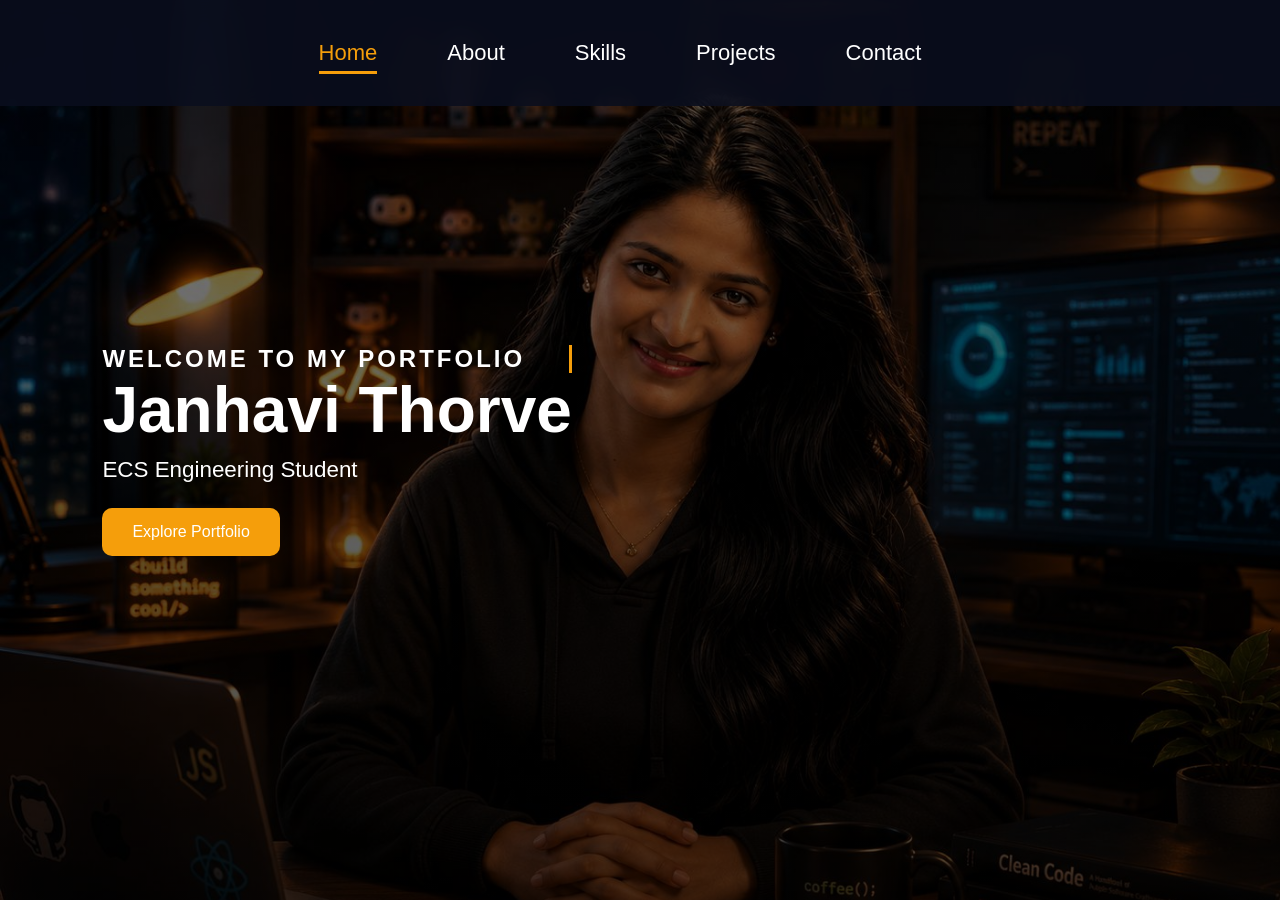
<file: index.html>
<!DOCTYPE html>
<html>
<head>
<title>Janhavi Portfolio</title>
<link rel="stylesheet" href="css/style.css">
</head>
<body>

<nav class="navigation">
    <a href="index.html" class="active">Home</a>
    <a href="about.html">About</a>
    <a href="skills.html">Skills</a>
    <a href="projects.html">Projects</a>
    <a href="contact.html">Contact</a>

    <span class="indicator"></span>
</nav>

<section class="hero">

<div class="hero-overlay">

<h1>Welcome To My Portfolio</h1>

<h2>Janhavi Thorve</h2>

<p>
ECS Engineering Student
</p>

<a href="about.html" class="btn">
Explore Portfolio
</a>

</div>

</section>


<script src="js/script.js"></script>
</body>
</html>
</file>
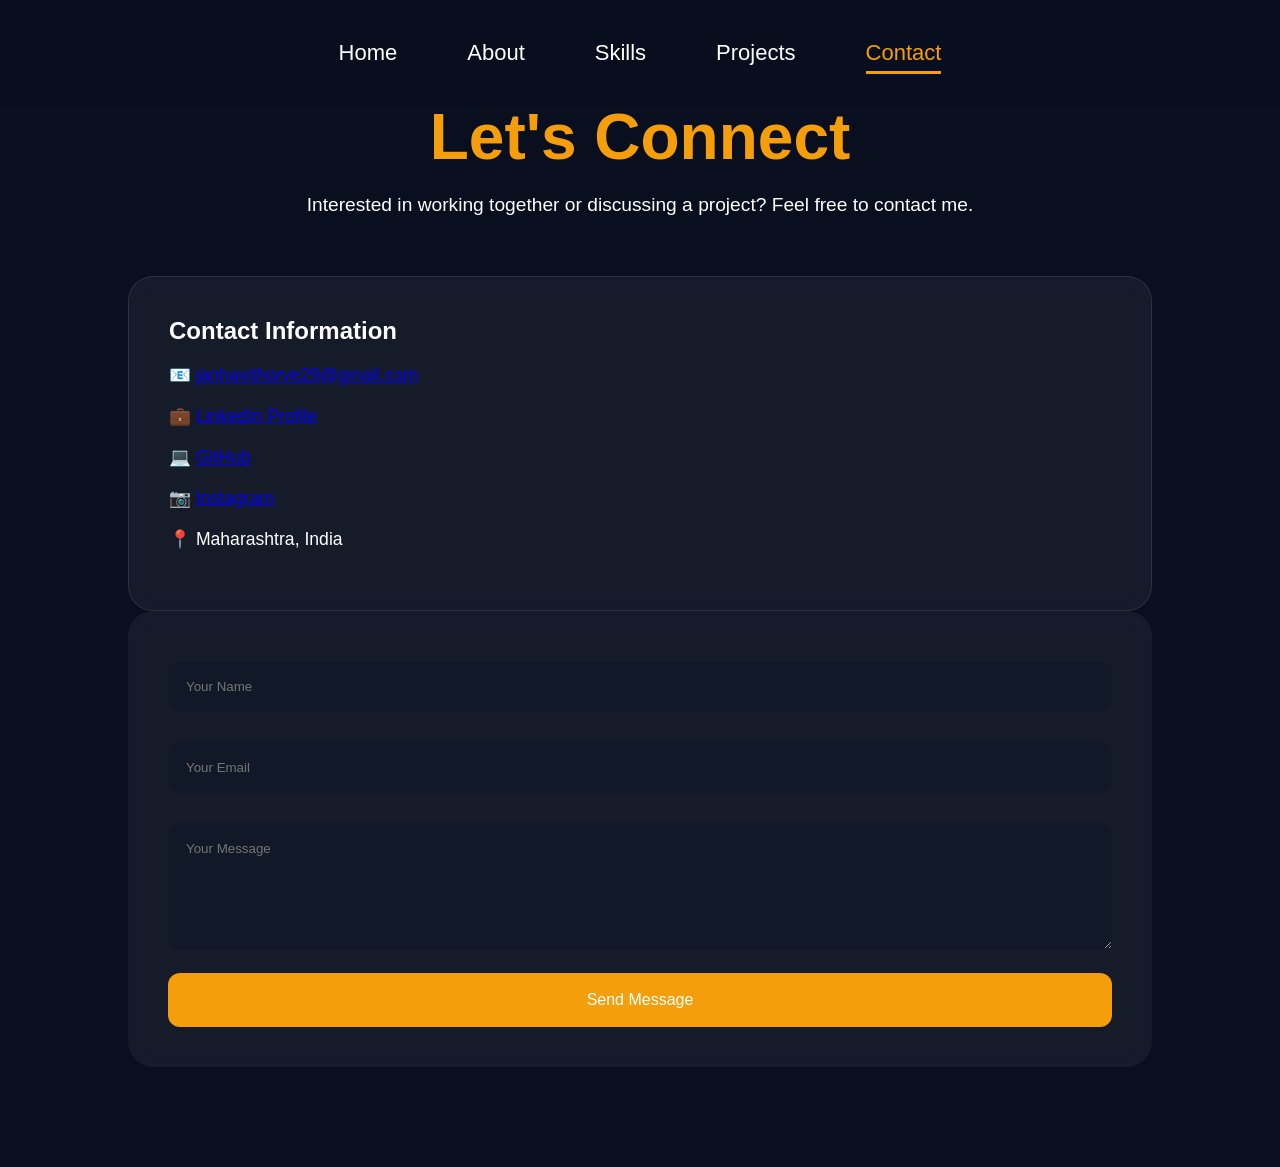
<file: contact.html>
<!DOCTYPE html>
<html lang="en">
<head>
    <meta charset="UTF-8">
    <meta name="viewport" content="width=device-width, initial-scale=1.0">
    <title>Contact | Janhavi Thorve</title>

    <link rel="stylesheet" href="css/style.css">
</head>
<body>

    <nav class="navigation">
        <a href="index.html">Home</a>
        <a href="about.html">About</a>
        <a href="skills.html">Skills</a>
        <a href="projects.html">Projects</a>
        <a href="contact.html" class="active">Contact</a>
    </nav>

    <section class="contact-section">

        <h1 class="contact-title">Let's Connect</h1>

        <p class="contact-subtitle">
            Interested in working together or discussing a project?
            Feel free to contact me.
        </p>

        <div class="contact-info">
            <h2>Contact Information</h2>

            <p>📧 <a href="mailto:janhavithorve29@gmail.com">janhavithorve29@gmail.com</a></p>

            <p>💼 <a href="https://www.linkedin.com/in/janhavi-thorve-47125b409" target="_blank">LinkedIn Profile</a></p>

            <p>💻 <a href="https://github.com/janhav-i2006" target="_blank">GitHub</a></p>

            <p>📷 <a href="https://www.instagram.com/SIMPLE4_121/" target="_blank">Instagram</a></p>

            <p>📍 Maharashtra, India</p>
        </div>

        <form id="contactForm" class="contact-form">
            <input type="text" placeholder="Your Name" required>

            <input type="email" placeholder="Your Email" required>

            <textarea rows="6" placeholder="Your Message" required></textarea>

            <button type="submit">Send Message</button>
        </form>
<div id="successCard" class="success-card">
    <h2>🎉 Thank You!</h2>
    <p>Your message has been sent successfully.</p>

    <a href="index.html" class="home-btn">🏠 Back to Home</a>
</div>
    </section>

    <script src="js/script.js"></script>

</body>
</html>
</file>
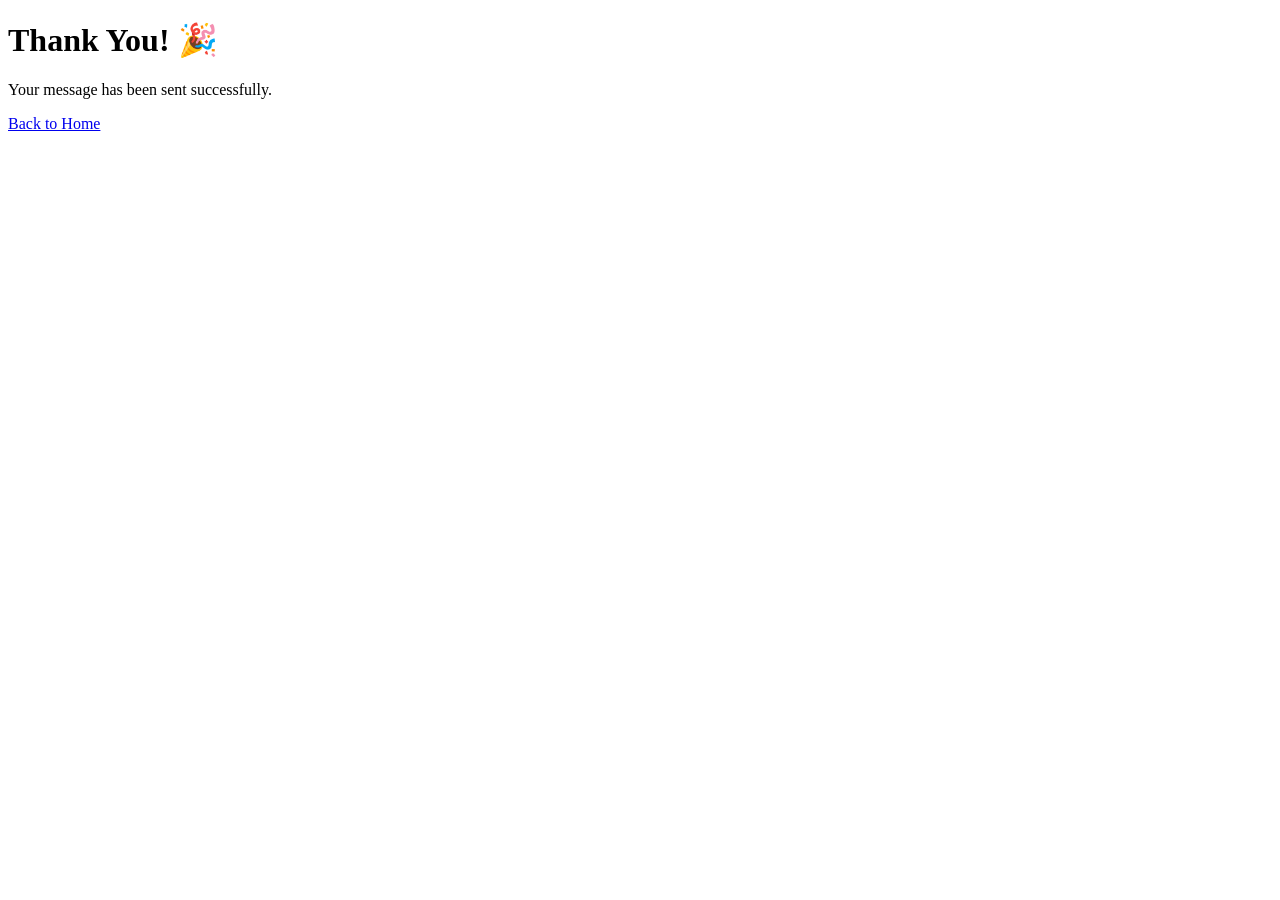
<file: thankyou.html>
<!DOCTYPE html>
<html lang="en">
<head>
    <meta charset="UTF-8">
    <meta name="viewport" content="width=device-width, initial-scale=1.0">
    <title>Thank You</title>
</head>
<body>

    <h1>Thank You! 🎉</h1>
    <p>Your message has been sent successfully.</p>

    <a href="index.html">Back to Home</a>

</body>
</html>
</file>
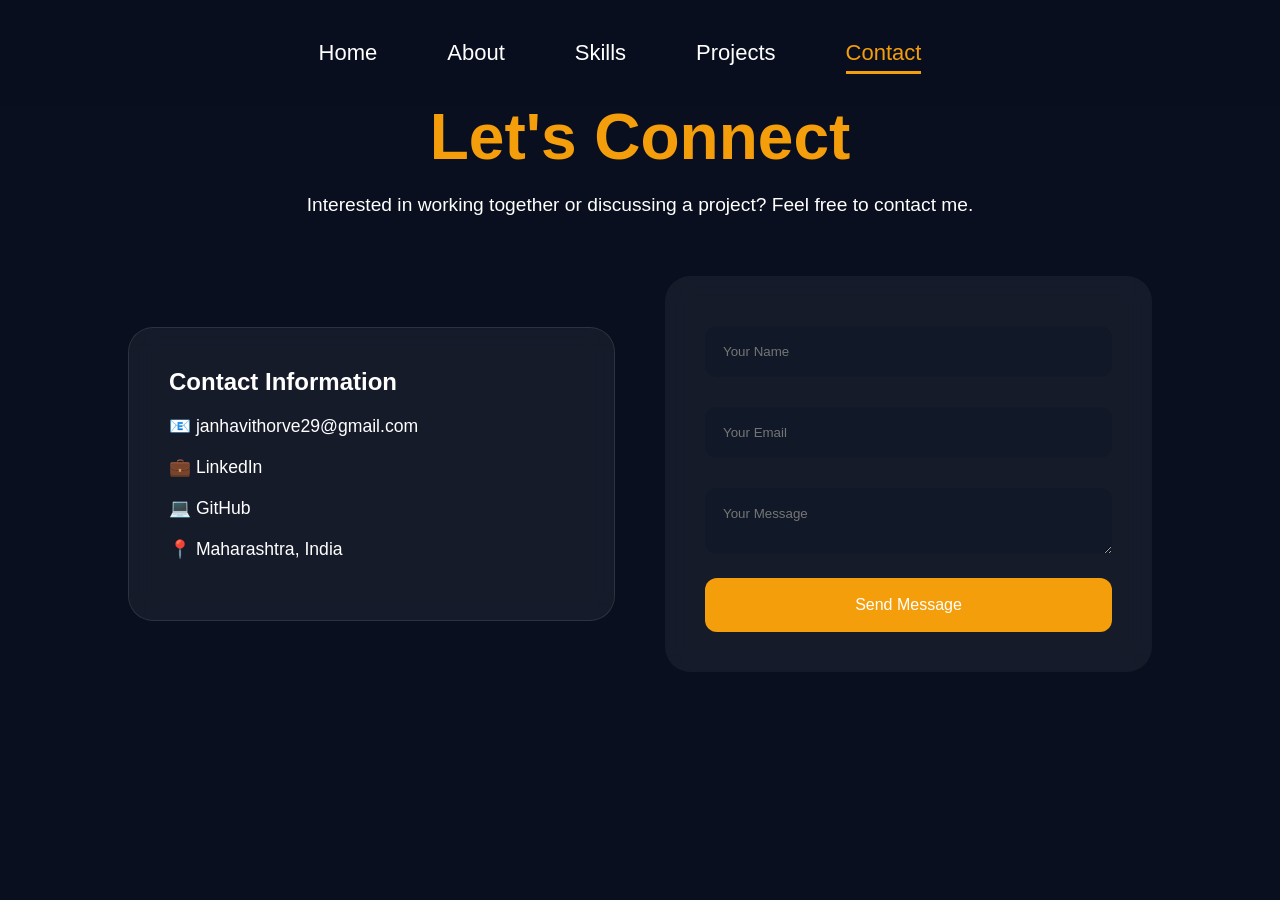
<file: 3D_PORTFOLIO/contact.html>
<!DOCTYPE html>
<html>
<head>
<title>Contact</title>
<link rel="stylesheet" href="css/style.css">
</head>
<nav class="navigation">
    <a href="index.html" >Home</a>
    <a href="about.html">About</a>
    <a href="skills.html">Skills</a>
    <a href="projects.html">Projects</a>
    <a href="contact.html"class="active">Contact</a>

    <span class="indicator"></span>
</nav>
<body>
<section class="contact-section">
    <h1 class="contact-title">Let's Connect</h1>
    <p class="contact-subtitle">
        Interested in working together or discussing a project?
        Feel free to contact me.
    </p>
    <div class="contact-container">
        <div class="contact-info">
            <h2>Contact Information</h2>
            <p>📧 janhavithorve29@gmail.com</p>
            <p>💼 LinkedIn</p>
            <p>💻 GitHub</p>
            <p>📍 Maharashtra, India</p>
        </div>
        <form class="contact-form">
            <input type="text" placeholder="Your Name">
            <input type="email" placeholder="Your Email">
            <textarea placeholder="Your Message"></textarea>
            <button type="submit">
                Send Message
            </button>
        </form>
    </div>
</section>
</body>
</html>
</file>
<file: css/style.css>
*{
margin:0;
padding:0;
box-sizing:border-box;
font-family:Poppins,sans-serif;
}
body{
background:#0a0f1f;
color:white;
}
nav{
padding:20px;
text-align:center;
background:#111827;
}
nav a{
color:white;
margin:15px;
text-decoration:none;
}
.hero{
  height:100vh;
  background:
  linear-gradient(
    rgba(0,0,0,.5),
    rgba(0,0,0,.7)
  ),
  url("../images/profile.jpg");
  background-size:cover;
  background-position:center top;
  display:flex;
  background-repeat:no-repeat;
  align-items:center;
}
.hero-overlay{
  margin-left:8%;
  text-align:left;
  color:white;
  max-width:600px;
}
.hero-overlay h1{
  font-size: 1.5rem;
  text-transform: uppercase;
  letter-spacing: 3px;
  overflow: hidden;
  white-space: nowrap;
  border-right: 3px solid #f59e0b;
  width: 0;
  animation: typing 3s steps(25,end) forwards,
             blink 0.8s infinite;
}
@keyframes typing{
  from{width:0}
  to{width:100%}
}
@keyframes blink{
  50%{border-color:transparent}
}
.hero-overlay h2{
  font-size:4rem;
  margin-bottom:10px;
}
.hero-overlay p{
  font-size: 1.4rem;
  opacity: 0;
   margin-top:10px;
  margin-bottom:25px;
  animation: fadeUp 1s ease forwards;
  animation-delay: 2s;
}
@keyframes fadeUp{
  from{
    opacity:0;
    transform:translateY(30px);
  }
  to{
    opacity:1;
    transform:translateY(0);
  }
}
.hero-img{
width:100%;
height:100vh;
object-fit:cover;
}
.hero-text{
position:absolute;
top:50%;
left:10%;
transform:translateY(-50%);
}
.hero-text h1{
font-size:60px;
}
.btn{
  display:inline-block;
  padding:15px 30px;
  background:#f59e0b;
  color:white;
  text-decoration:none;
  border-radius:10px;
  animation: floatBtn 2s ease-in-out infinite;
}
.btn:hover{
  transform:translateY(-5px);
  box-shadow:0 10px 25px rgba(245,158,11,0.5);
}
@keyframes floatBtn{
  0%{transform:translateY(0);}
  50%{transform:translateY(-8px);}
  100%{transform:translateY(0);}
}
.about{
  min-height:100vh;
  display:flex;
  align-items:center;
  justify-content:center;
  gap:60px;
  padding:80px;
}
.about-img img{
    width:400px;
    max-width:100%;
    border-radius:25px;
    box-shadow:0 0 30px rgba(245,158,11,.3);
}
.about-img{
  animation: float 4s ease-in-out infinite;
}
@keyframes float{
  0%{
    transform:translateY(0);
  }
  50%{
    transform:translateY(-20px);
  }
  100%{
    transform:translateY(0);
  }
}
.about-content{
  max-width:600px;
  animation:slideRight 1.5s ease;
}
@keyframes slideRight{
  from{
    opacity:0;
    transform:translateX(100px);
  }
  to{
    opacity:1;
    transform:translateX(0);
  }
}
.about-content h1{
  font-size:4rem;
  color:#f59e0b;
  text-shadow:
  0 0 0px #f59e0b,
  0 0 2px #f59e0b;
}
.about-content span{
  color:#f59e0b;
  font-weight:bold;
}
.about-content p{
  line-height:1.8;
  font-size:1.2rem;
  animation:fadeIn 2s ease;
}
@keyframes fadeIn{
  from{
    opacity:0;
  }
  to{
    opacity:1;
  }
}
.about-content{
  background:rgba(255,255,255,.05);
  backdrop-filter:blur(12px);
  padding:40px;
  border-radius:25px;
  border:1px solid rgba(255,255,255,.1);
}
.projects{
    min-height:100vh;
    padding:100px 10%;
    background:#0a0f1f;
}
.project-container{
display:grid;
grid-template-columns:repeat(auto-fit,minmax(300px,1fr));
gap:20px;
padding:40px;
}
.project-card{
    background:rgba(255,255,255,.05);
    backdrop-filter:blur(12px);
    border-radius:25px;
    padding:30px;
    transition:.4s;
    border:1px solid rgba(255,255,255,.1);
    opacity:0;
    animation:cardUp .8s ease forwards;
}.project-card:nth-child(1){
    animation-delay: 0.2s;
}
.project-card:nth-child(2){
    animation-delay: 0.4s;
}
.project-card:nth-child(3){
    animation-delay: 0.6s;
}
.project-card:nth-child(4){
    animation-delay: 0.8s;
}
.project-card:nth-child(5){
    animation-delay: 1s;
}
.project-card:nth-child(6){
    animation-delay:1.2s;
}
.project-card:hover{
    border:1px solid #f59e0b;
    box-shadow:
    0 0 20px #f59e0b,
    0 0 40px rgba(245,158,11,.4);

}
.project-card:hover h2{
    color:white;
    transition:.3s;
}
.project-title{
    text-align:center;
    font-size:4rem;
    color:#f59e0b;
    margin-bottom:60px;
    animation:fadeDown 1s ease;
}
.project-grid{
    display:grid;
    grid-template-columns:
    repeat(auto-fit,minmax(320px,1fr));
    gap:40px;
}
@keyframes fadeDown{
    from{
        opacity:0;
        transform:translateY(-40px);
    }
    to{
        opacity:1;
        transform:translateY(0);
    }
}
.project-card span{
    display:block;
    color:#f59e0b;
    margin-bottom:15px;
    font-weight:600;
}
@keyframes cardUp{
    from{
        opacity:0;
        transform:translateY(50px);
    }
    to{
        opacity:1;
        transform:translateY(0);
    }
}
.card{
background:#111827;
padding:20px;
border-radius:20px;
transition:.3s;
}
.card:hover{
transform:translateY(-10px);
}

input,textarea{
width:100%;
padding:15px;
margin:10px 0;
background:#111827;
color:white;
border:none;
}
button{
padding:15px 30px;
background:#f59e0b;
border:none;
color:white;
cursor:pointer;
}
@media(max-width:768px){
 .hero-overlay{
    margin-left:20px;
    margin-right:20px;
  }
  .hero-overlay h1{
    font-size:2.2rem;
  }
  .hero-overlay h2{
    font-size:1.5rem;
  }
.about{
flex-direction:column;
}
@keyframes fadeUp{
from{
opacity:0;
transform:translateY(40px);
}
to{
opacity:1;
transform:translateY(0);
}
}
}
.card{
background:rgba(255,255,255,.08);
backdrop-filter:blur(12px);
border:1px solid rgba(255,255,255,.1);
border-radius:25px;
}
.socials{
position:fixed;
right:20px;
bottom:20px;
display:flex;
flex-direction:column;
gap:10px;
}
.skills-section{
    min-height:100vh;
    padding:100px 10%;
    background:#0a0f1f;
}
.skills-title{
    text-align:center;
    font-size:4rem;
    color:#f59e0b;
    margin-bottom:60px;
}
.skills-container{
    display:grid;
    grid-template-columns:
    repeat(auto-fit,minmax(350px,1fr));
    gap:30px;
}
.skill-card{
    background:rgba(255,255,255,.05);
    backdrop-filter:blur(12px);
    border-radius:20px;
    padding:25px;
    transition:.4s;
}
.skill-card:hover{
    transform:translateY(-10px);
    box-shadow:
    0 0 25px rgba(245,158,11,.5);
}
.bar{
    width:100%;
    height:12px;
    background:#1e293b;
    border-radius:20px;
    overflow:hidden;
}
.progress{
    height:100%;
    background:#f59e0b;
    border-radius:20px;
}
.python{
width:90%;
}
.html{
width:85%;
}
.css{
width:80%;
}
.js{
width:75%;
}
.iot{
width:85%;
}
.embedded{
width:80%;
}
.progress{
    animation:grow 2s ease;
}
@keyframes grow{
from{
width:0;
}
}
.contact-section{
    min-height:100vh;
    padding:100px 10%;
    background:#0a0f1f;
}
.contact-title{
    text-align:center;
    font-size:4rem;
    color:#f59e0b;
}
.contact-subtitle{
    text-align:center;
    margin:20px 0 60px;
    font-size:1.2rem;
}
.contact-container{
    display:grid;
    grid-template-columns:1fr 1fr;
    gap:50px;
    align-items:center;
}
.contact-info{
    background:rgba(255,255,255,.05);
    backdrop-filter:blur(12px);
    padding:40px;
    border-radius:25px;
    border:1px solid rgba(255,255,255,.1);
}
.contact-info p{
    margin:20px 0;
    font-size:1.1rem;
}
.contact-form{
    background:rgba(255,255,255,.05);
    backdrop-filter:blur(12px);
    padding:40px;
    border-radius:25px;
}
.contact-form input,
.contact-form textarea{
    width:100%;
    padding:18px;
    margin-bottom:20px;
    border:none;
    border-radius:12px;
    background:#111827;
    color:white;
}
.contact-form button{
    width:100%;
    padding:18px;
    border:none;
    border-radius:12px;
    background:#f59e0b;
    color:white;
    font-size:1rem;
    cursor:pointer;
    transition:.3s;
}
.contact-form button:hover{
    transform:translateY(-5px);
    box-shadow:0 0 25px rgba(245,158,11,.5);
}
.contact-info{
    animation:slideLeft 1s ease;
}
.contact-form{
    animation:slideRight 1s ease;
}
@keyframes slideLeft{
    from{
        opacity:0;
        transform:translateX(-80px);
    }
    to{
        opacity:1;
        transform:translateX(0);
    }
}
@keyframes slideRight{
    from{
        opacity:0;
        transform:translateX(80px);
    }
    to{
        opacity:1;
        transform:translateX(0);
    }
}
@media(max-width:768px){
.contact-container{
    grid-template-columns:1fr;
}
.contact-title{
    font-size:2.5rem;
}
}
/* NAVBAR */
nav{
    position:fixed;
    top:0;
    width:100%;
    display:flex;
    justify-content:center;
    gap:40px;
    padding:25px 0;

    background:rgba(10,15,31,0.85);
    backdrop-filter:blur(12px);

    z-index:1000;

    animation:slideDown 1s ease;
}

/* LINKS */
nav a{
    color:white;
    text-decoration:none;
    font-size:22px;
    font-weight:500;

    position:relative;

    transition:0.3s;
}

/* UNDERLINE EFFECT */
nav a::after{
    content:"";
    position:absolute;
    left:0;
    bottom:-8px;

    width:0;
    height:3px;

    background:#f59e0b;

    transition:0.4s;
}

nav a:hover::after{
    width:100%;
}

/* HOVER EFFECT */
nav a:hover{
    color:#f59e0b;
    transform:translateY(-3px);
}

/* NAVBAR ANIMATION */
@keyframes slideDown{

    from{
        opacity:0;
        transform:translateY(-80px);
    }

    to{
        opacity:1;
        transform:translateY(0);
    }
}
.active{
    color:#f59e0b;
}

.active::after{
    width:100%;
}
nav a:hover{
    color:#f59e0b;

    text-shadow:
    0 0 10px #f59e0b,
    0 0 20px #f59e0b;
}
.success-card {
    display: none; /* Hidden initially */

    position: fixed;
    top: 50%;
    left: 50%;

    transform: translate(-50%, -50%);

    background: #fff;
    padding: 30px;
    border-radius: 15px;

    text-align: center;
    box-shadow: 0 10px 30px rgba(0,0,0,0.3);

    z-index: 9999;
}

.success-card h2 {
    color: green;
    margin-bottom: 10px;
}

.home-btn {
    display: inline-block;
    margin-top: 15px;
    padding: 10px 20px;
    background: orange;
    color: white;
    text-decoration: none;
    border-radius: 8px;
}
.success-card p {
    color: #333;
    font-size: 16px;
    margin: 10px 0;
}
</file>
<file: 3D_PORTFOLIO/css/style.css>
*{
margin:0;
padding:0;
box-sizing:border-box;
font-family:Poppins,sans-serif;
}
body{
background:#0a0f1f;
color:white;
}
nav{
padding:20px;
text-align:center;
background:#111827;
}
nav a{
color:white;
margin:15px;
text-decoration:none;
}
.hero{
  height:100vh;
  background:
  linear-gradient(
    rgba(0,0,0,.5),
    rgba(0,0,0,.7)
  ),
  url("../images/profile.jpg");
  background-size:cover;
  background-position:center top;
  display:flex;
  background-repeat:no-repeat;
  align-items:center;
}
.hero-overlay{
  margin-left:8%;
  text-align:left;
  color:white;
  max-width:600px;
}
.hero-overlay h1{
  font-size: 1.5rem;
  text-transform: uppercase;
  letter-spacing: 3px;
  overflow: hidden;
  white-space: nowrap;
  border-right: 3px solid #f59e0b;
  width: 0;
  animation: typing 3s steps(25,end) forwards,
             blink 0.8s infinite;
}
@keyframes typing{
  from{width:0}
  to{width:100%}
}
@keyframes blink{
  50%{border-color:transparent}
}
.hero-overlay h2{
  font-size:4rem;
  margin-bottom:10px;
}
.hero-overlay p{
  font-size: 1.4rem;
  opacity: 0;
   margin-top:10px;
  margin-bottom:25px;
  animation: fadeUp 1s ease forwards;
  animation-delay: 2s;
}
@keyframes fadeUp{
  from{
    opacity:0;
    transform:translateY(30px);
  }
  to{
    opacity:1;
    transform:translateY(0);
  }
}
.hero-img{
width:100%;
height:100vh;
object-fit:cover;
}
.hero-text{
position:absolute;
top:50%;
left:10%;
transform:translateY(-50%);
}
.hero-text h1{
font-size:60px;
}
.btn{
  display:inline-block;
  padding:15px 30px;
  background:#f59e0b;
  color:white;
  text-decoration:none;
  border-radius:10px;
  animation: floatBtn 2s ease-in-out infinite;
}
.btn:hover{
  transform:translateY(-5px);
  box-shadow:0 10px 25px rgba(245,158,11,0.5);
}
@keyframes floatBtn{
  0%{transform:translateY(0);}
  50%{transform:translateY(-8px);}
  100%{transform:translateY(0);}
}
.about{
  min-height:100vh;
  display:flex;
  align-items:center;
  justify-content:center;
  gap:60px;
  padding:80px;
}
.about-img img{
    width:400px;
    max-width:100%;
    border-radius:25px;
    box-shadow:0 0 30px rgba(245,158,11,.3);
}
.about-img{
  animation: float 4s ease-in-out infinite;
}
@keyframes float{
  0%{
    transform:translateY(0);
  }
  50%{
    transform:translateY(-20px);
  }
  100%{
    transform:translateY(0);
  }
}
.about-content{
  max-width:600px;
  animation:slideRight 1.5s ease;
}
@keyframes slideRight{
  from{
    opacity:0;
    transform:translateX(100px);
  }
  to{
    opacity:1;
    transform:translateX(0);
  }
}
.about-content h1{
  font-size:4rem;
  color:#f59e0b;
  text-shadow:
  0 0 0px #f59e0b,
  0 0 2px #f59e0b;
}
.about-content span{
  color:#f59e0b;
  font-weight:bold;
}
.about-content p{
  line-height:1.8;
  font-size:1.2rem;
  animation:fadeIn 2s ease;
}
@keyframes fadeIn{
  from{
    opacity:0;
  }
  to{
    opacity:1;
  }
}
.about-content{
  background:rgba(255,255,255,.05);
  backdrop-filter:blur(12px);
  padding:40px;
  border-radius:25px;
  border:1px solid rgba(255,255,255,.1);
}
.projects{
    min-height:100vh;
    padding:100px 10%;
    background:#0a0f1f;
}
.project-container{
display:grid;
grid-template-columns:repeat(auto-fit,minmax(300px,1fr));
gap:20px;
padding:40px;
}
.project-card{
    background:rgba(255,255,255,.05);
    backdrop-filter:blur(12px);
    border-radius:25px;
    padding:30px;
    transition:.4s;
    border:1px solid rgba(255,255,255,.1);
    opacity:0;
    animation:cardUp .8s ease forwards;
}.project-card:nth-child(1){
    animation-delay: 0.2s;
}
.project-card:nth-child(2){
    animation-delay: 0.4s;
}
.project-card:nth-child(3){
    animation-delay: 0.6s;
}
.project-card:nth-child(4){
    animation-delay: 0.8s;
}
.project-card:nth-child(5){
    animation-delay: 1s;
}
.project-card:nth-child(6){
    animation-delay:1.2s;
}
.project-card:hover{
    border:1px solid #f59e0b;
    box-shadow:
    0 0 20px #f59e0b,
    0 0 40px rgba(245,158,11,.4);

}
.project-card:hover h2{
    color:white;
    transition:.3s;
}
.project-title{
    text-align:center;
    font-size:4rem;
    color:#f59e0b;
    margin-bottom:60px;
    animation:fadeDown 1s ease;
}
.project-grid{
    display:grid;
    grid-template-columns:
    repeat(auto-fit,minmax(320px,1fr));
    gap:40px;
}
@keyframes fadeDown{
    from{
        opacity:0;
        transform:translateY(-40px);
    }
    to{
        opacity:1;
        transform:translateY(0);
    }
}
.project-card span{
    display:block;
    color:#f59e0b;
    margin-bottom:15px;
    font-weight:600;
}
@keyframes cardUp{
    from{
        opacity:0;
        transform:translateY(50px);
    }
    to{
        opacity:1;
        transform:translateY(0);
    }
}
.card{
background:#111827;
padding:20px;
border-radius:20px;
transition:.3s;
}
.card:hover{
transform:translateY(-10px);
}

input,textarea{
width:100%;
padding:15px;
margin:10px 0;
background:#111827;
color:white;
border:none;
}
button{
padding:15px 30px;
background:#f59e0b;
border:none;
color:white;
cursor:pointer;
}
@media(max-width:768px){
 .hero-overlay{
    margin-left:20px;
    margin-right:20px;
  }
  .hero-overlay h1{
    font-size:2.2rem;
  }
  .hero-overlay h2{
    font-size:1.5rem;
  }
.about{
flex-direction:column;
}
@keyframes fadeUp{
from{
opacity:0;
transform:translateY(40px);
}
to{
opacity:1;
transform:translateY(0);
}
}
}
.card{
background:rgba(255,255,255,.08);
backdrop-filter:blur(12px);
border:1px solid rgba(255,255,255,.1);
border-radius:25px;
}
.socials{
position:fixed;
right:20px;
bottom:20px;
display:flex;
flex-direction:column;
gap:10px;
}
.skills-section{
    min-height:100vh;
    padding:100px 10%;
    background:#0a0f1f;
}
.skills-title{
    text-align:center;
    font-size:4rem;
    color:#f59e0b;
    margin-bottom:60px;
}
.skills-container{
    display:grid;
    grid-template-columns:
    repeat(auto-fit,minmax(350px,1fr));
    gap:30px;
}
.skill-card{
    background:rgba(255,255,255,.05);
    backdrop-filter:blur(12px);
    border-radius:20px;
    padding:25px;
    transition:.4s;
}
.skill-card:hover{
    transform:translateY(-10px);
    box-shadow:
    0 0 25px rgba(245,158,11,.5);
}
.bar{
    width:100%;
    height:12px;
    background:#1e293b;
    border-radius:20px;
    overflow:hidden;
}
.progress{
    height:100%;
    background:#f59e0b;
    border-radius:20px;
}
.python{
width:90%;
}
.html{
width:85%;
}
.css{
width:80%;
}
.js{
width:75%;
}
.iot{
width:85%;
}
.embedded{
width:80%;
}
.progress{
    animation:grow 2s ease;
}
@keyframes grow{
from{
width:0;
}
}
.contact-section{
    min-height:100vh;
    padding:100px 10%;
    background:#0a0f1f;
}
.contact-title{
    text-align:center;
    font-size:4rem;
    color:#f59e0b;
}
.contact-subtitle{
    text-align:center;
    margin:20px 0 60px;
    font-size:1.2rem;
}
.contact-container{
    display:grid;
    grid-template-columns:1fr 1fr;
    gap:50px;
    align-items:center;
}
.contact-info{
    background:rgba(255,255,255,.05);
    backdrop-filter:blur(12px);
    padding:40px;
    border-radius:25px;
    border:1px solid rgba(255,255,255,.1);
}
.contact-info p{
    margin:20px 0;
    font-size:1.1rem;
}
.contact-form{
    background:rgba(255,255,255,.05);
    backdrop-filter:blur(12px);
    padding:40px;
    border-radius:25px;
}
.contact-form input,
.contact-form textarea{
    width:100%;
    padding:18px;
    margin-bottom:20px;
    border:none;
    border-radius:12px;
    background:#111827;
    color:white;
}
.contact-form button{
    width:100%;
    padding:18px;
    border:none;
    border-radius:12px;
    background:#f59e0b;
    color:white;
    font-size:1rem;
    cursor:pointer;
    transition:.3s;
}
.contact-form button:hover{
    transform:translateY(-5px);
    box-shadow:0 0 25px rgba(245,158,11,.5);
}
.contact-info{
    animation:slideLeft 1s ease;
}
.contact-form{
    animation:slideRight 1s ease;
}
@keyframes slideLeft{
    from{
        opacity:0;
        transform:translateX(-80px);
    }
    to{
        opacity:1;
        transform:translateX(0);
    }
}
@keyframes slideRight{
    from{
        opacity:0;
        transform:translateX(80px);
    }
    to{
        opacity:1;
        transform:translateX(0);
    }
}
@media(max-width:768px){
.contact-container{
    grid-template-columns:1fr;
}
.contact-title{
    font-size:2.5rem;
}
}
/* NAVBAR */
nav{
    position:fixed;
    top:0;
    width:100%;
    display:flex;
    justify-content:center;
    gap:40px;
    padding:25px 0;

    background:rgba(10,15,31,0.85);
    backdrop-filter:blur(12px);

    z-index:1000;

    animation:slideDown 1s ease;
}

/* LINKS */
nav a{
    color:white;
    text-decoration:none;
    font-size:22px;
    font-weight:500;

    position:relative;

    transition:0.3s;
}

/* UNDERLINE EFFECT */
nav a::after{
    content:"";
    position:absolute;
    left:0;
    bottom:-8px;

    width:0;
    height:3px;

    background:#f59e0b;

    transition:0.4s;
}

nav a:hover::after{
    width:100%;
}

/* HOVER EFFECT */
nav a:hover{
    color:#f59e0b;
    transform:translateY(-3px);
}

/* NAVBAR ANIMATION */
@keyframes slideDown{

    from{
        opacity:0;
        transform:translateY(-80px);
    }

    to{
        opacity:1;
        transform:translateY(0);
    }
}
.active{
    color:#f59e0b;
}

.active::after{
    width:100%;
}
nav a:hover{
    color:#f59e0b;

    text-shadow:
    0 0 10px #f59e0b,
    0 0 20px #f59e0b;
}
</file>
